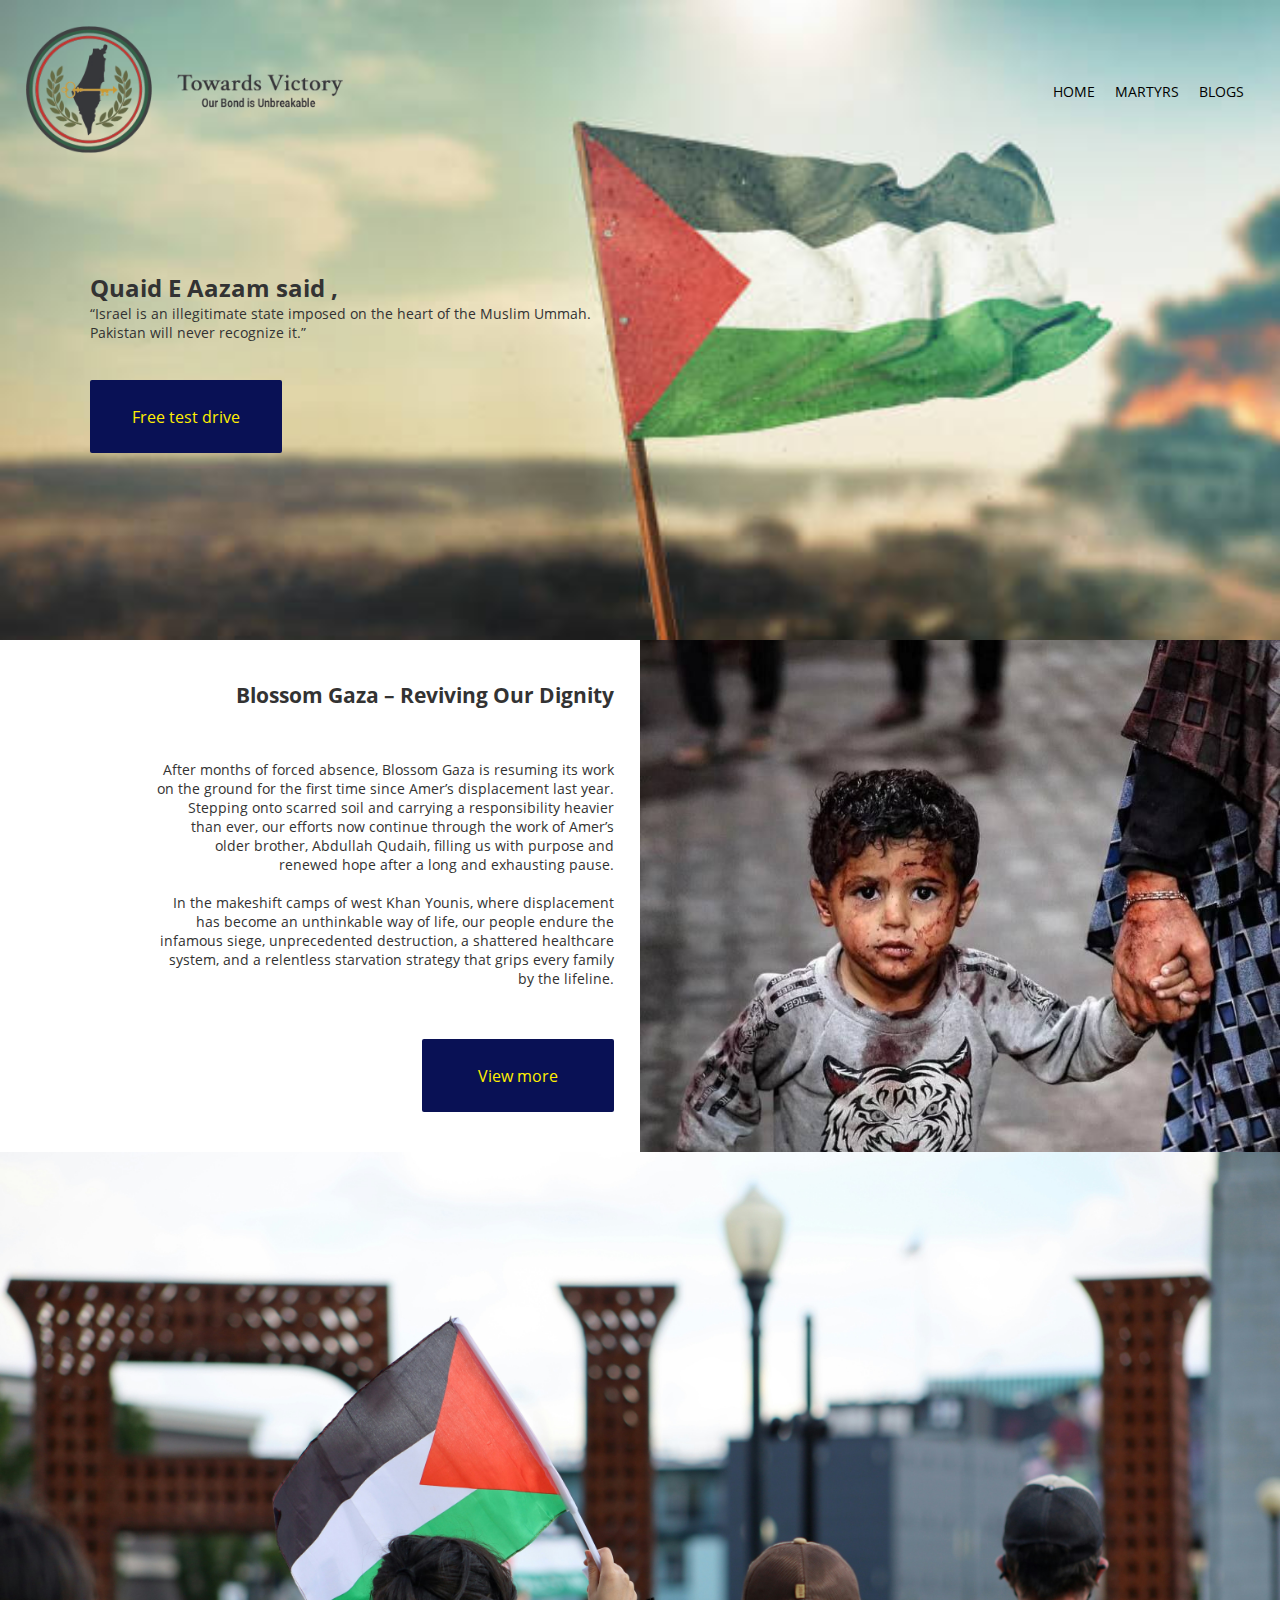
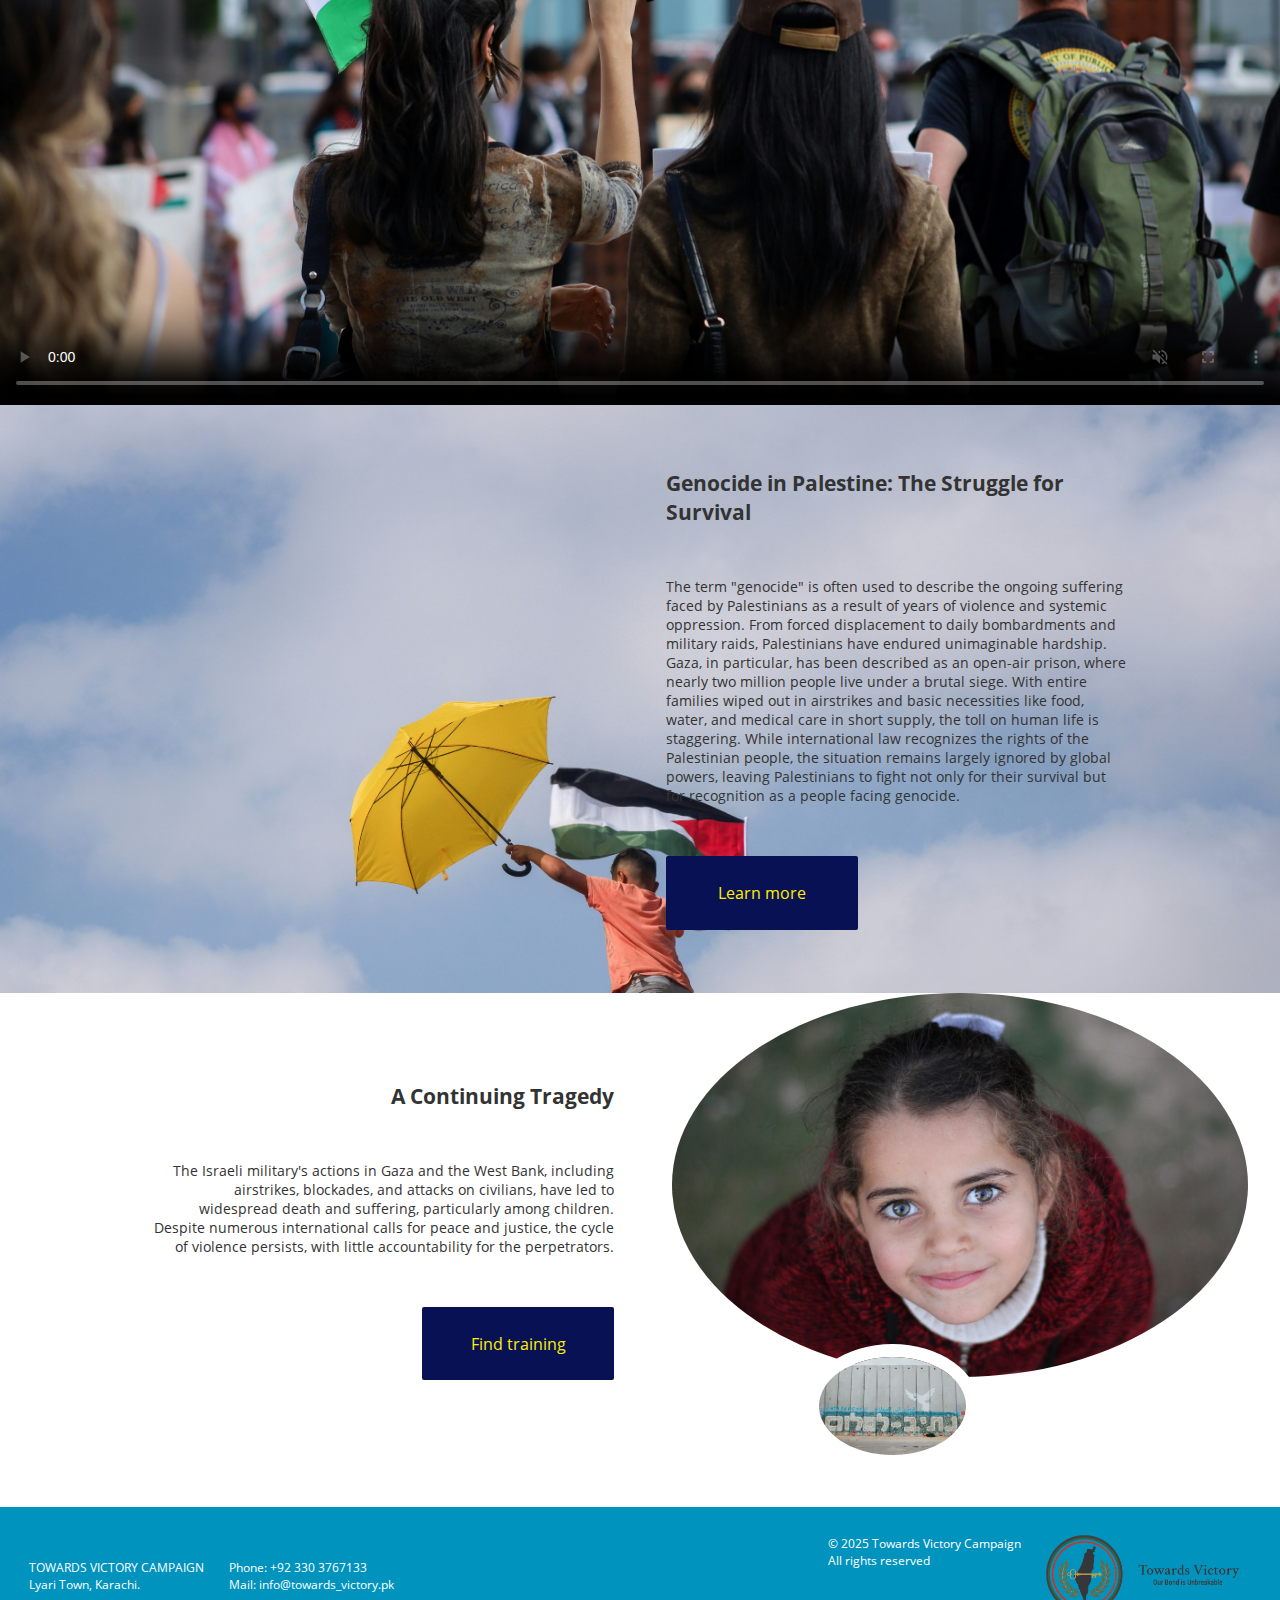
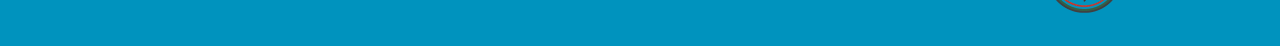
<file: index.html>
<!DOCTYPE html>
<html lang="en">

<head>

    <meta charset="UTF-8" />
    <meta http-equiv="X-UA-Compatible" content="IE=edge" />
    <meta name="viewport" content="width=device-width, initial-scale=1.0" />
    <link rel="stylesheet" href="css/form.css" />
    <title>Towards Victory</title>

</head>

<body id="index_page">

  <header>

      <nav>

        <a href="form.html">
          <img src="assets/images/1.png" alt="logo" class="header_logo" />
        </a>

        <ul class="navbar">
          <li><a href="index.html">HOME</a></li>
          <li><a href="https://freedom4palestine.org/" target="blank">MARTYRS</a></li>
          <li><a href="https://www.amnesty.org/en/location/middle-east-and-north-africa/middle-east/palestine-state-of/report-palestine-state-of/" target="blank">BLOGS</a></li>
        </ul>
        
      </nav>

      <div class="header_wrapper">

        <div class="header_text">

          <h1>Quaid E Aazam said ,</h1>
          <p>
            “Israel is an illegitimate state imposed on the heart of the Muslim Ummah.
          </br>
            Pakistan will never recognize it.”
          </p>
          <a href="form.html" class="btn">Free test drive</a>

        </div>
        <div class="header_empty"></div>

      </div>
      <div class="header_empty"></div>

  </header>

  <main>

    <div class="header_wrapper_mobile">

      <div class="header_text_mobile">

        <h1>FROM THE RIVER TO THE SEA, PALESTINE WILL BE FREE</h1>
        <p>The land between the Jordan River and the Mediterranean Sea, emphasizing the desire for Palestinian sovereignty and self-determination in this entire region.</p>
        <a href="form.html" class="btn">Go Through</a>
        
      </div>

    </div>

    <section id="outstanding">

      <div class="outstanding_text">

        <h2>Blossom Gaza – Reviving Our Dignity</h2>
        <p>
          After months of forced absence, Blossom Gaza is resuming its work on the ground for the first time since Amer’s 
          displacement last year. Stepping onto scarred soil and carrying a responsibility heavier than ever, our efforts now 
          continue through the work of Amer’s older brother, Abdullah Qudaih, filling us with purpose and renewed hope after a 
          long and exhausting pause.
          </br>
          </br>
          In the makeshift camps of west Khan Younis, where displacement has become an unthinkable 
          way of life, our people endure the infamous siege, unprecedented destruction, a shattered healthcare system, and a 
          relentless starvation strategy that grips every family by the lifeline.
        </p>
        <a href="https://gazamartyrs.org/" class="btn" target="blank">View more</a>

      </div>

      <div class="outstanding_empty"></div>
    </section>

    <section id="video">

      <video id="video-bg" preload="none" autoplay="true" muted="true" loop="true" controls playsinline poster="assets/images/2.jpg" > 
        <source data-src="assets/video/Gaza Genocide 2040 - Learn Turkish Online (1080p, h264).mp4" type="video/mp4">
      </video>

    </section>

    <section id="moving">

      <div class="moving_empty"></div>
      
      <div class="moving_text">

        <h2>Genocide in Palestine: The Struggle for Survival</h2>
        <p>
          The term "genocide" is often used to describe the ongoing suffering faced by Palestinians as a result of years of 
          violence and systemic oppression. From forced displacement to daily bombardments and military raids, Palestinians have 
          endured unimaginable hardship. Gaza, in particular, has been described as an open-air prison, where nearly two million 
          people live under a brutal siege. With entire families wiped out in airstrikes and basic necessities like food, water, 
          and medical care in short supply, the toll on human life is staggering. While international law recognizes the rights 
          of the Palestinian people, the situation remains largely ignored by global powers, leaving Palestinians to fight not 
          only for their survival but for recognition as a people facing genocide.
        </p>
        <a href="https://www.aljazeera.com/news/2025/9/1/israel-committing-genocide-in-gaza-scholars-group-says" class="btn" target="blank">Learn more</a>

      </div>

    </section>

    <section id="group-training">

      <div class="group-training_text">

        <h2>A Continuing Tragedy</h2>
        <p>
          The Israeli military's actions in Gaza and the West Bank, including airstrikes, blockades, and attacks on civilians, 
          have led to widespread death and suffering, particularly among children. Despite numerous international calls for peace 
          and justice, the cycle of violence persists, with little accountability for the perpetrators.
        </p>
        <a href="https://palestinecampaign.org/" class="btn" target="blank">Find training</a>

      </div>

      <div class="group-training_empty">

        <div class="image1">
          
          <img src="assets/images/13.jpg" />

        </div>

        <div class="image2">

          <img src="assets/images/11.jpg" />

        </div>

      </div>

    </section>

  </main>

  <footer>

    <article>

      <div>

        <p class="upper">Towards Victory Campaign</p>
        <p>Lyari Town, Karachi.</p>

      </div>

      <div>

        <p>Phone: +92 330 3767133</p>
        <p>Mail: info@towards_victory.pk</p>

      </div>

    </article>

    <article>

      <div>

        <p>&copy; 2025 Towards Victory Campaign</p>
        <p>All rights reserved</p>

      </div>

      <div>

        <img src="assets/images/1.png" alt="logo" />

      </div>

    </article>

  </footer>

  <script src="js/lazy.js" ></script>
  <script src="js/script.js"></script>

</body>

</html>
</file>
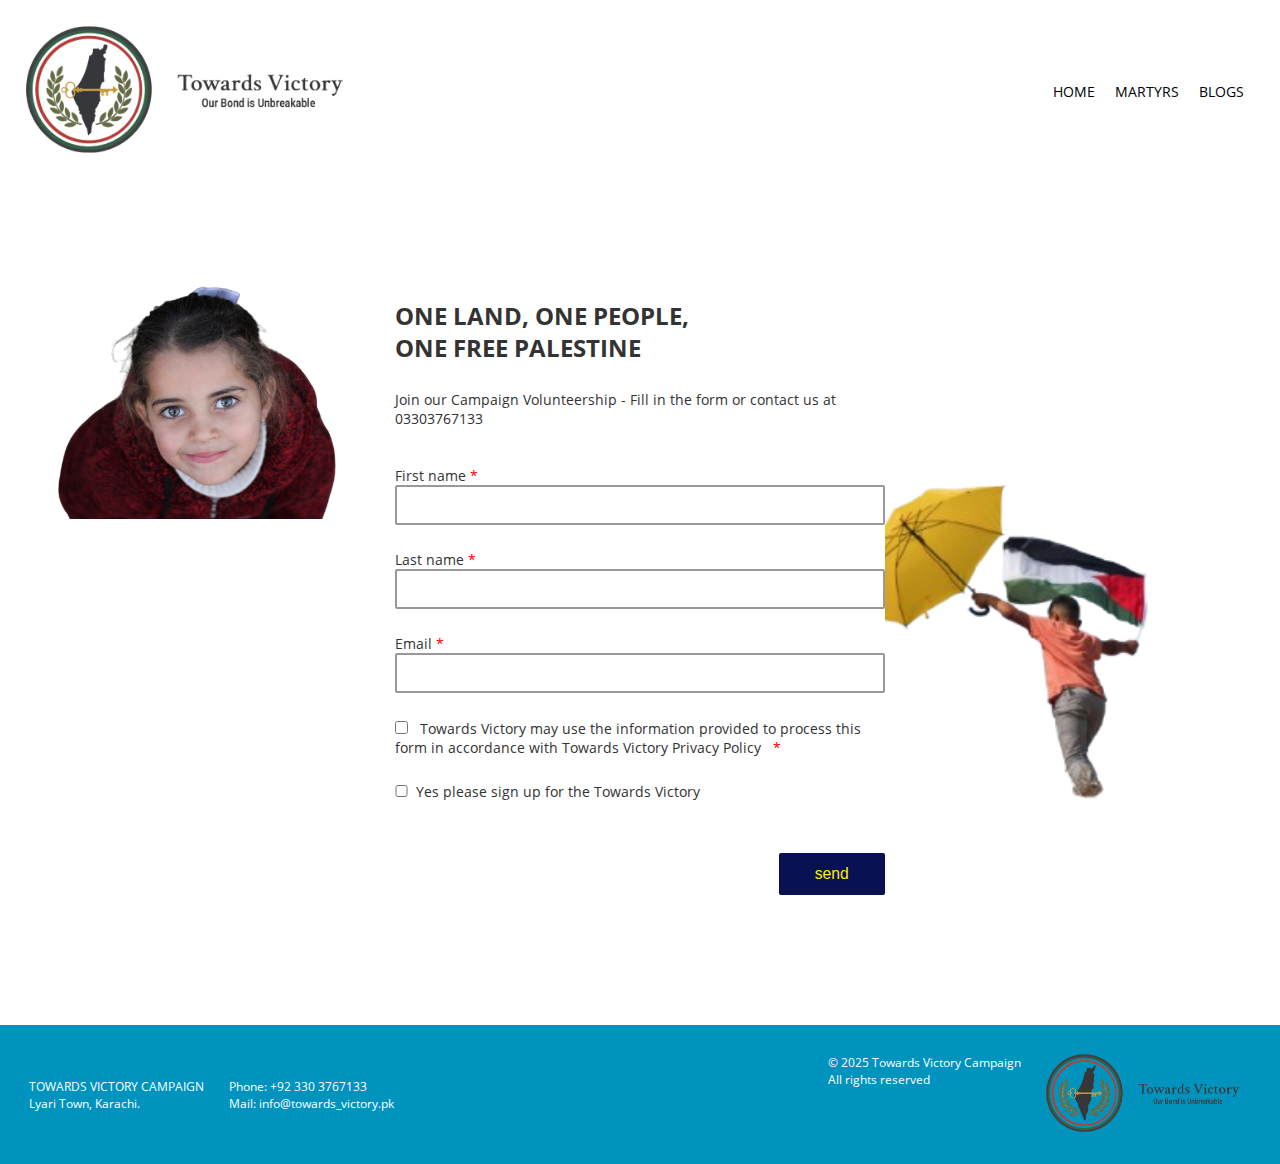
<file: form.html>
<!DOCTYPE html>
<html lang="en">

  <head>

    <meta charset="UTF-8" />
    <meta http-equiv="X-UA-Compatible" content="IE=edge" />
    <meta name="viewport" content="width=device-width, initial-scale=1.0" />
    <link rel="stylesheet" href="css/form.css" />
    <title>Join Our Volunteership</title>

  </head>

  <body id="form_page">

    <header>

      <nav>

        <a href="form.html">
          <img src="assets/images/1.png" alt="logo" class="header_logo" />
        </a>

        <ul class="navbar">

          <li><a href="index.html">HOME</a></li>
          <li><a href="https://freedom4palestine.org/" target="blank">MARTYRS</a></li>
          <li><a href="https://www.amnesty.org/en/location/middle-east-and-north-africa/middle-east/palestine-state-of/report-palestine-state-of/" target="blank">BLOGS</a></li>

        </ul>

      </nav>

    </header>

    <main>

      <div class="pic_left">
      </div>

      <div class="form">

        <h1>
          One Land, One People,
          <br />
          One Free Palestine
        </h1>

        <p>
          Join our Campaign Volunteership - Fill in the form or contact us at 03303767133
        </p>

        <form name="test-drive" method="POST" data-netlify="true">

          <label>

            First name <span class="red">*</span>
            <input type="text" required  placeholder=" "/>

          </label>

          <label>

            Last name <span class="red">*</span>
            <input type="text" required  placeholder=" "/>

          </label>

          <label>

            Email <span class="red">*</span>
            <input
              type="email"
              required placeholder=" "/>
          </label>

          <div class="check" >

            <input type="checkbox" name="info_use" id="info_use" required/> <label for="info_use">&nbsp; Towards Victory may use the information provided to process this form in accordance with Towards Victory Privacy Policy &nbsp; <span class="red">*</span> </label>

          </div>

          <div class="check" >

            <input type="checkbox" name="signup" id="signup" /><label for="signup">&nbsp; Yes please sign up for the Towards Victory</label>

          </div>

          <button class="btn">send</button>

        </form>

      </div>

      <div class="pic_right">
      </div>

    </main>

    <footer>

    <article>

      <div>

        <p class="upper">Towards Victory Campaign</p>
        <p>Lyari Town, Karachi.</p>

      </div>

      <div>

        <p>Phone: +92 330 3767133</p>
        <p>Mail: info@towards_victory.pk</p>

      </div>

    </article>

    <article>

      <div>

        <p>&copy; 2025 Towards Victory Campaign</p>
        <p>All rights reserved</p>

      </div>

      <div>

        <img src="assets/images/1.png" alt="logo" />

      </div>

    </article>

    </footer>

  </body>

</html>
</file>
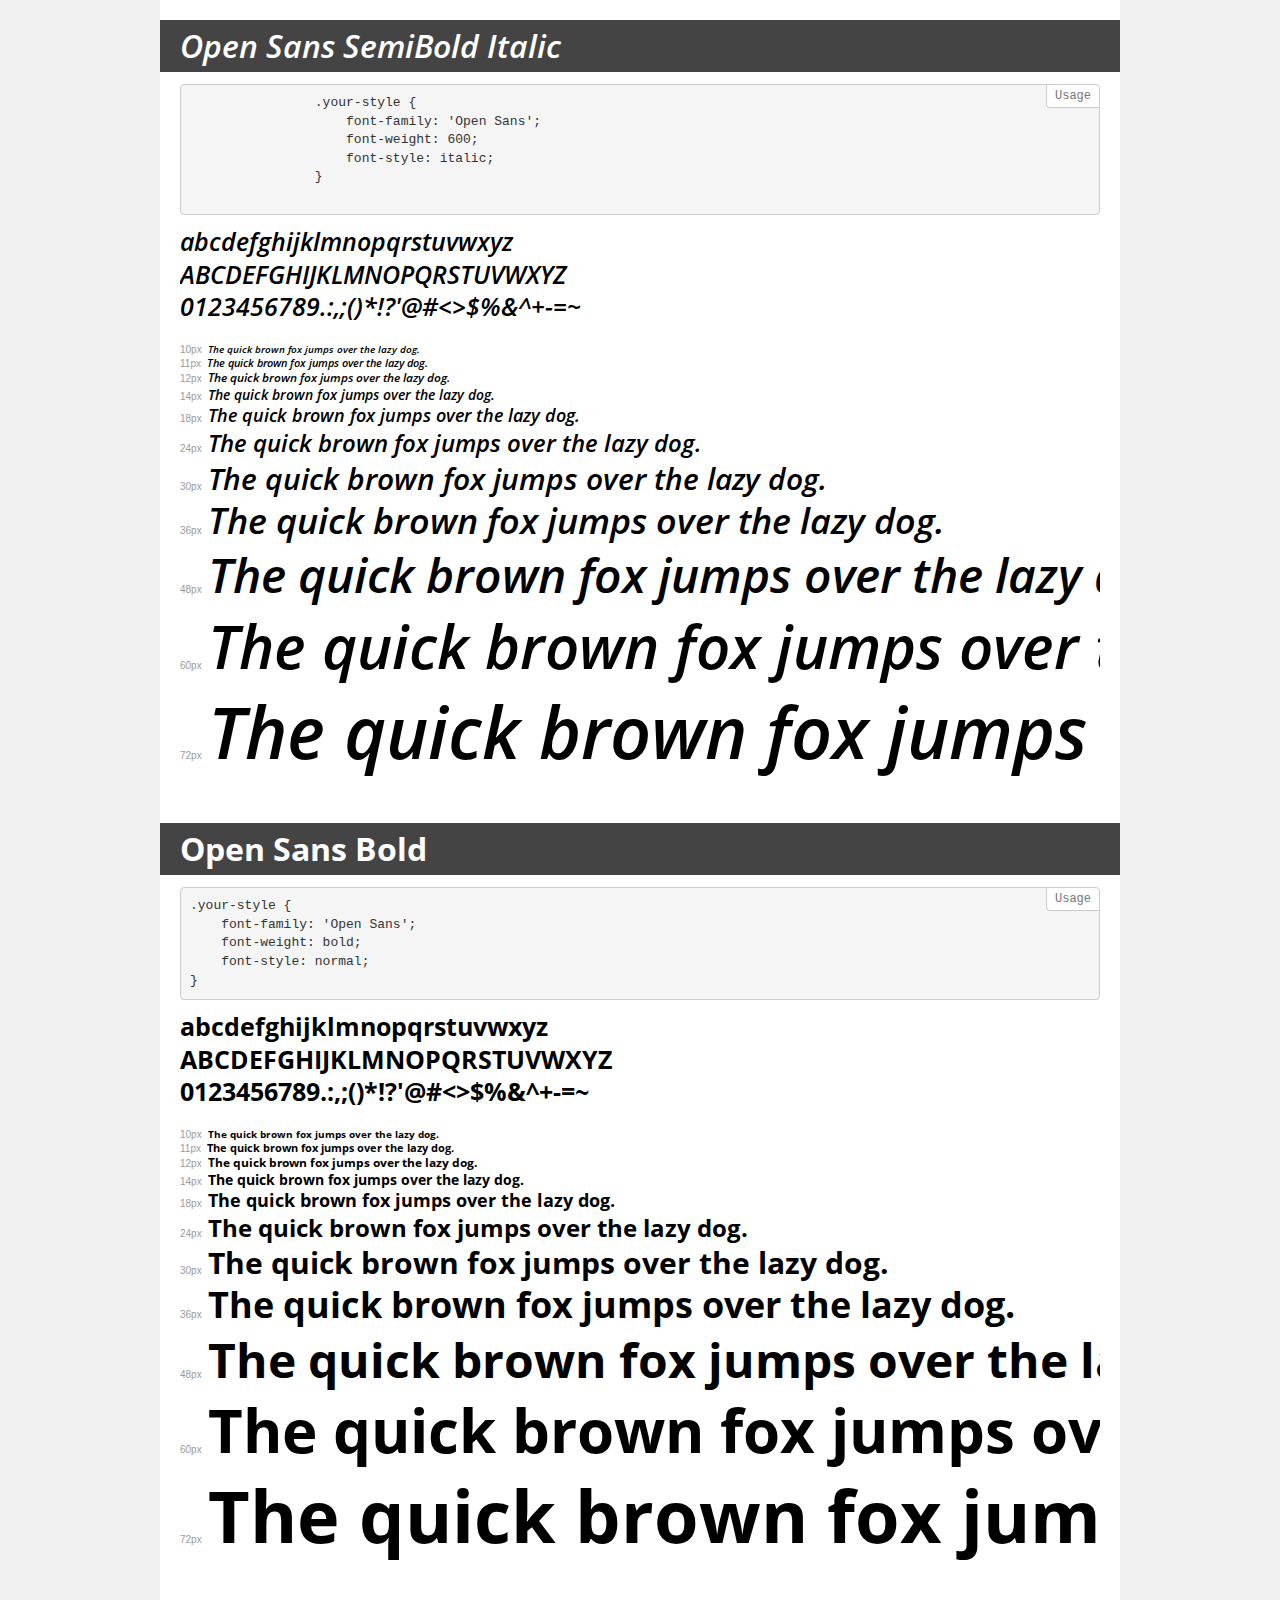
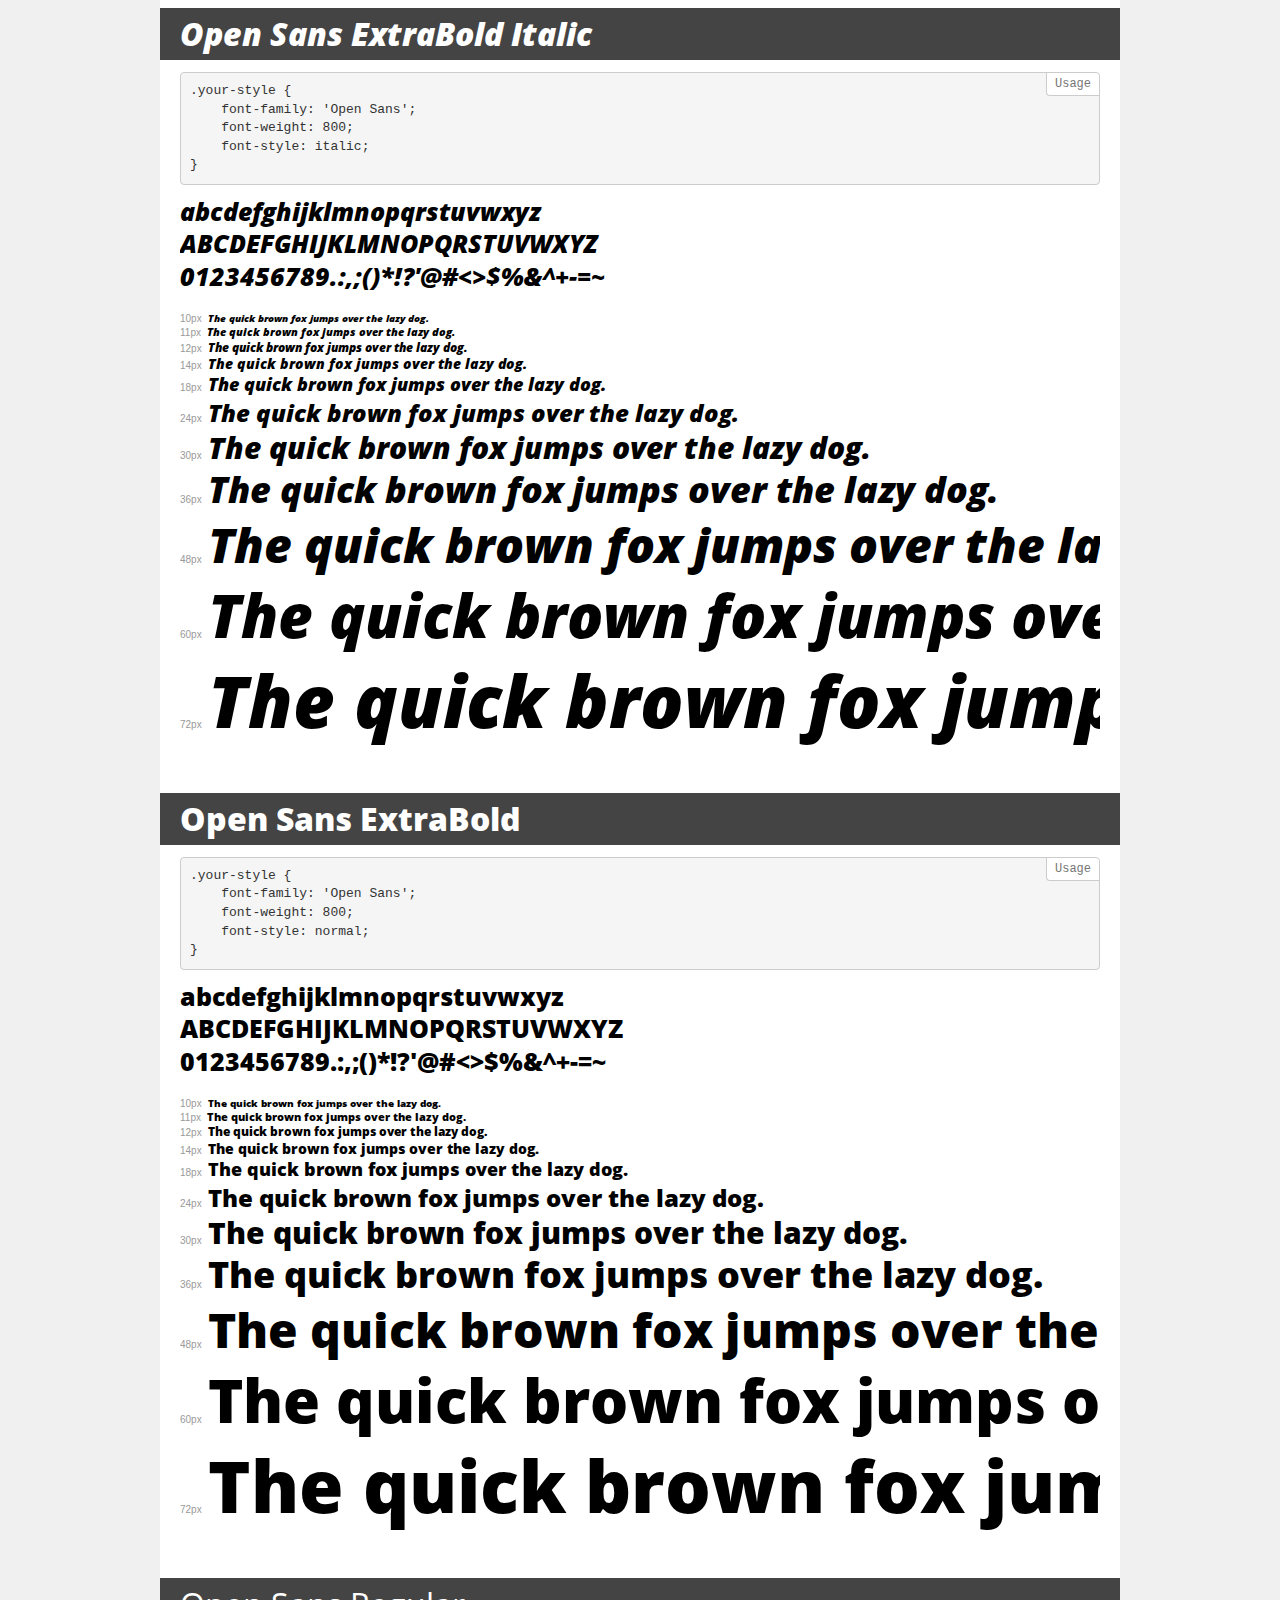
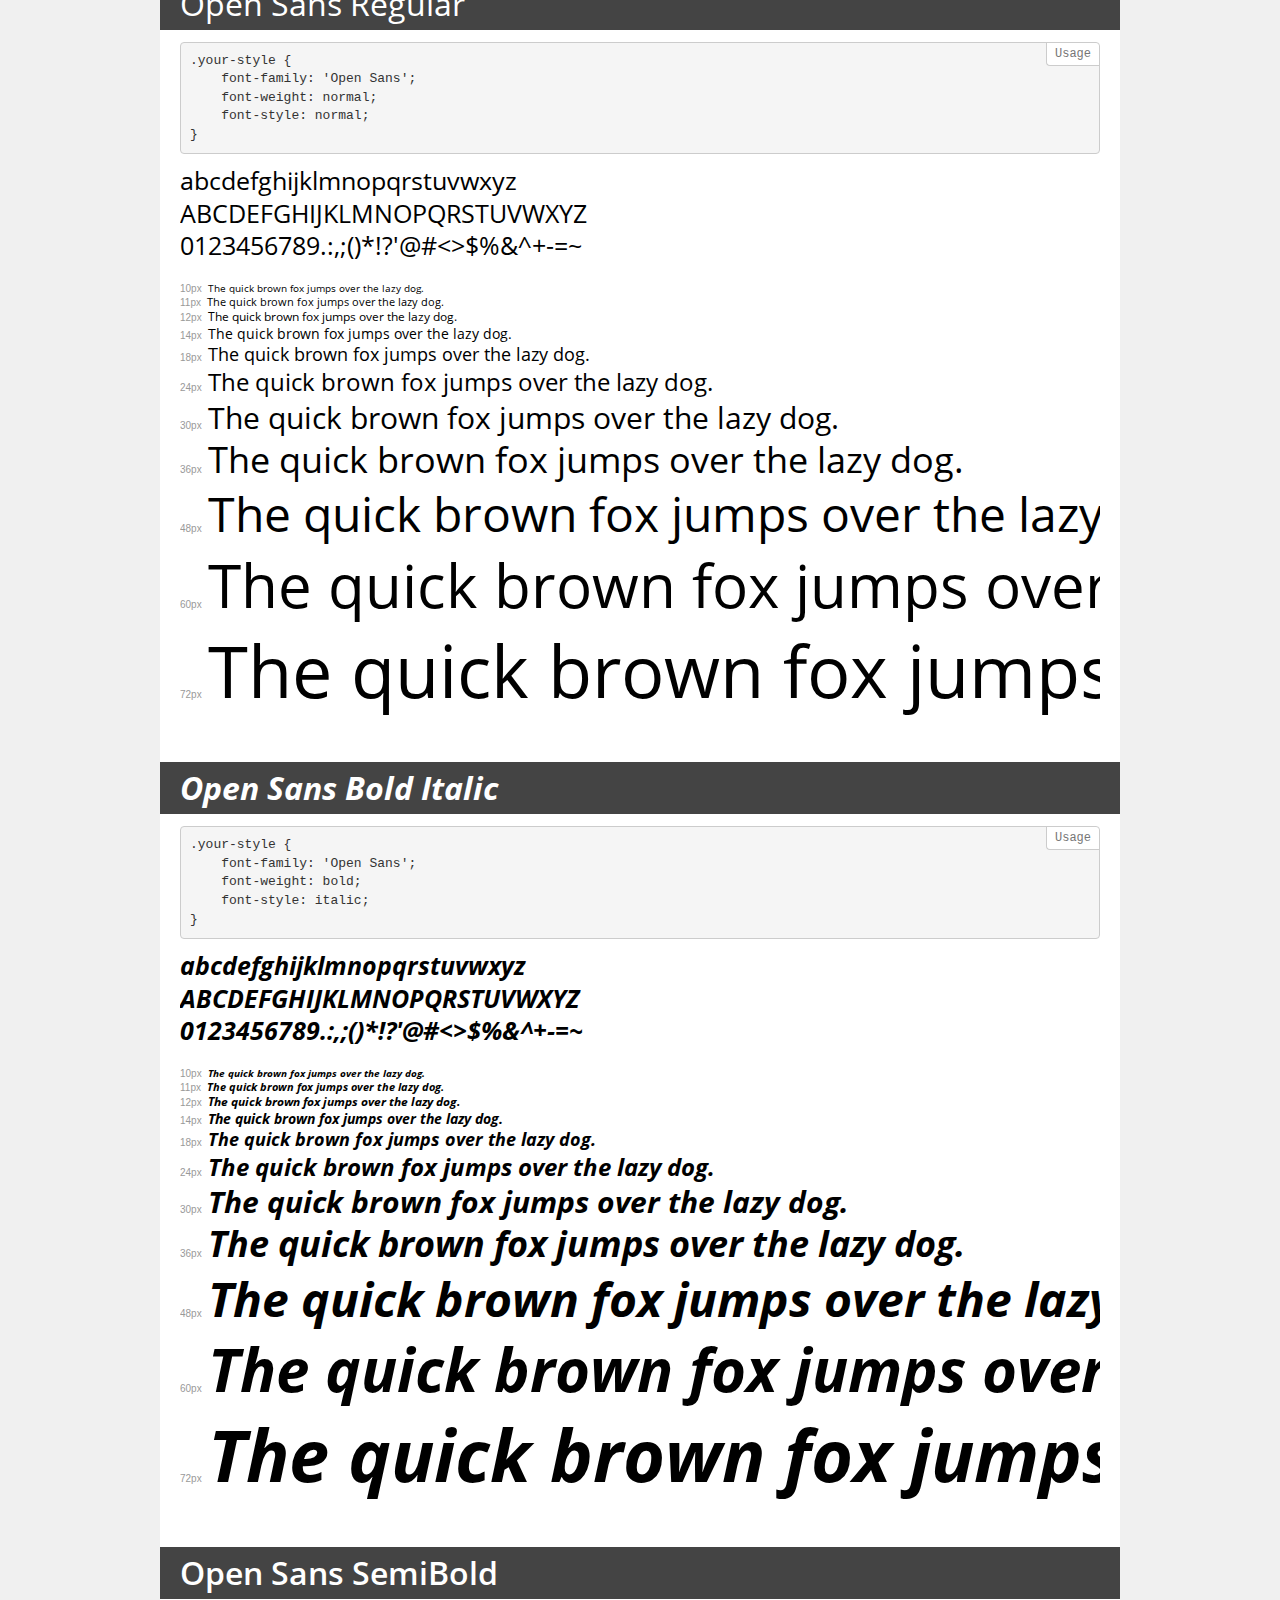
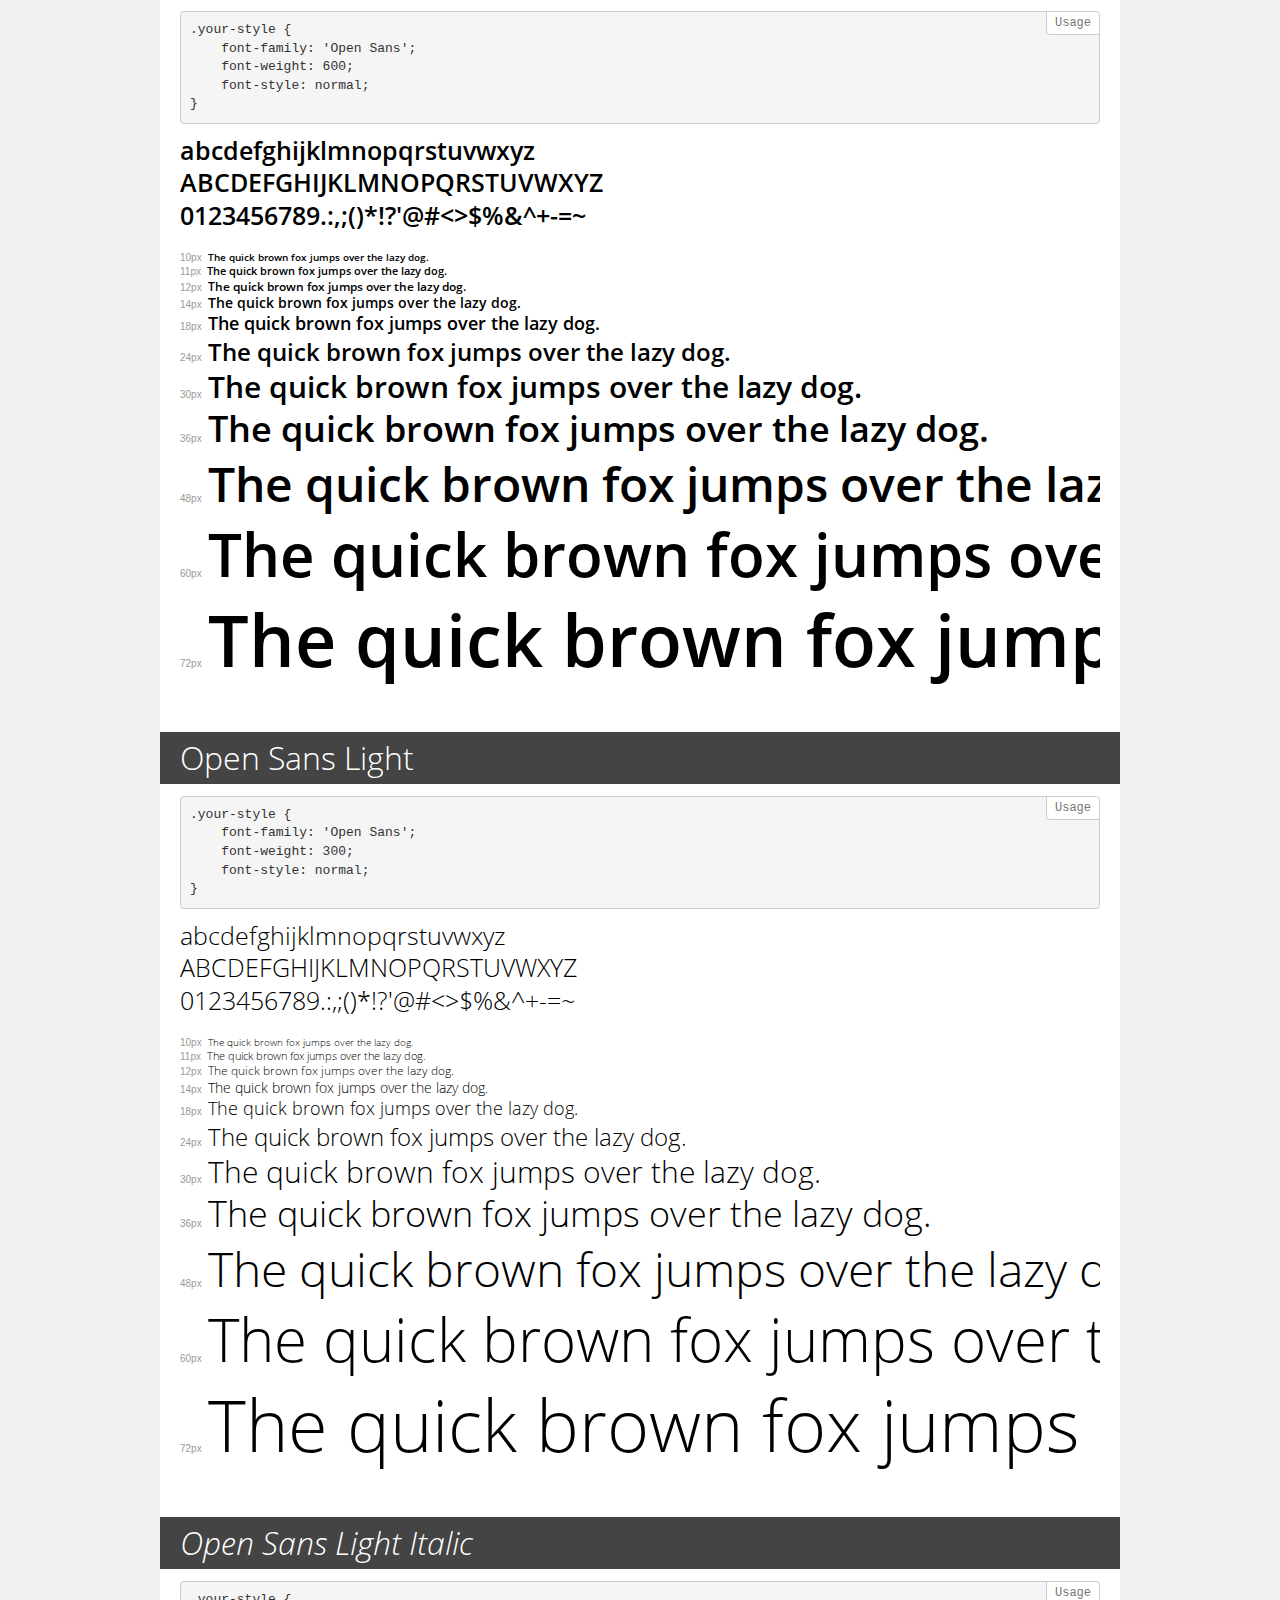
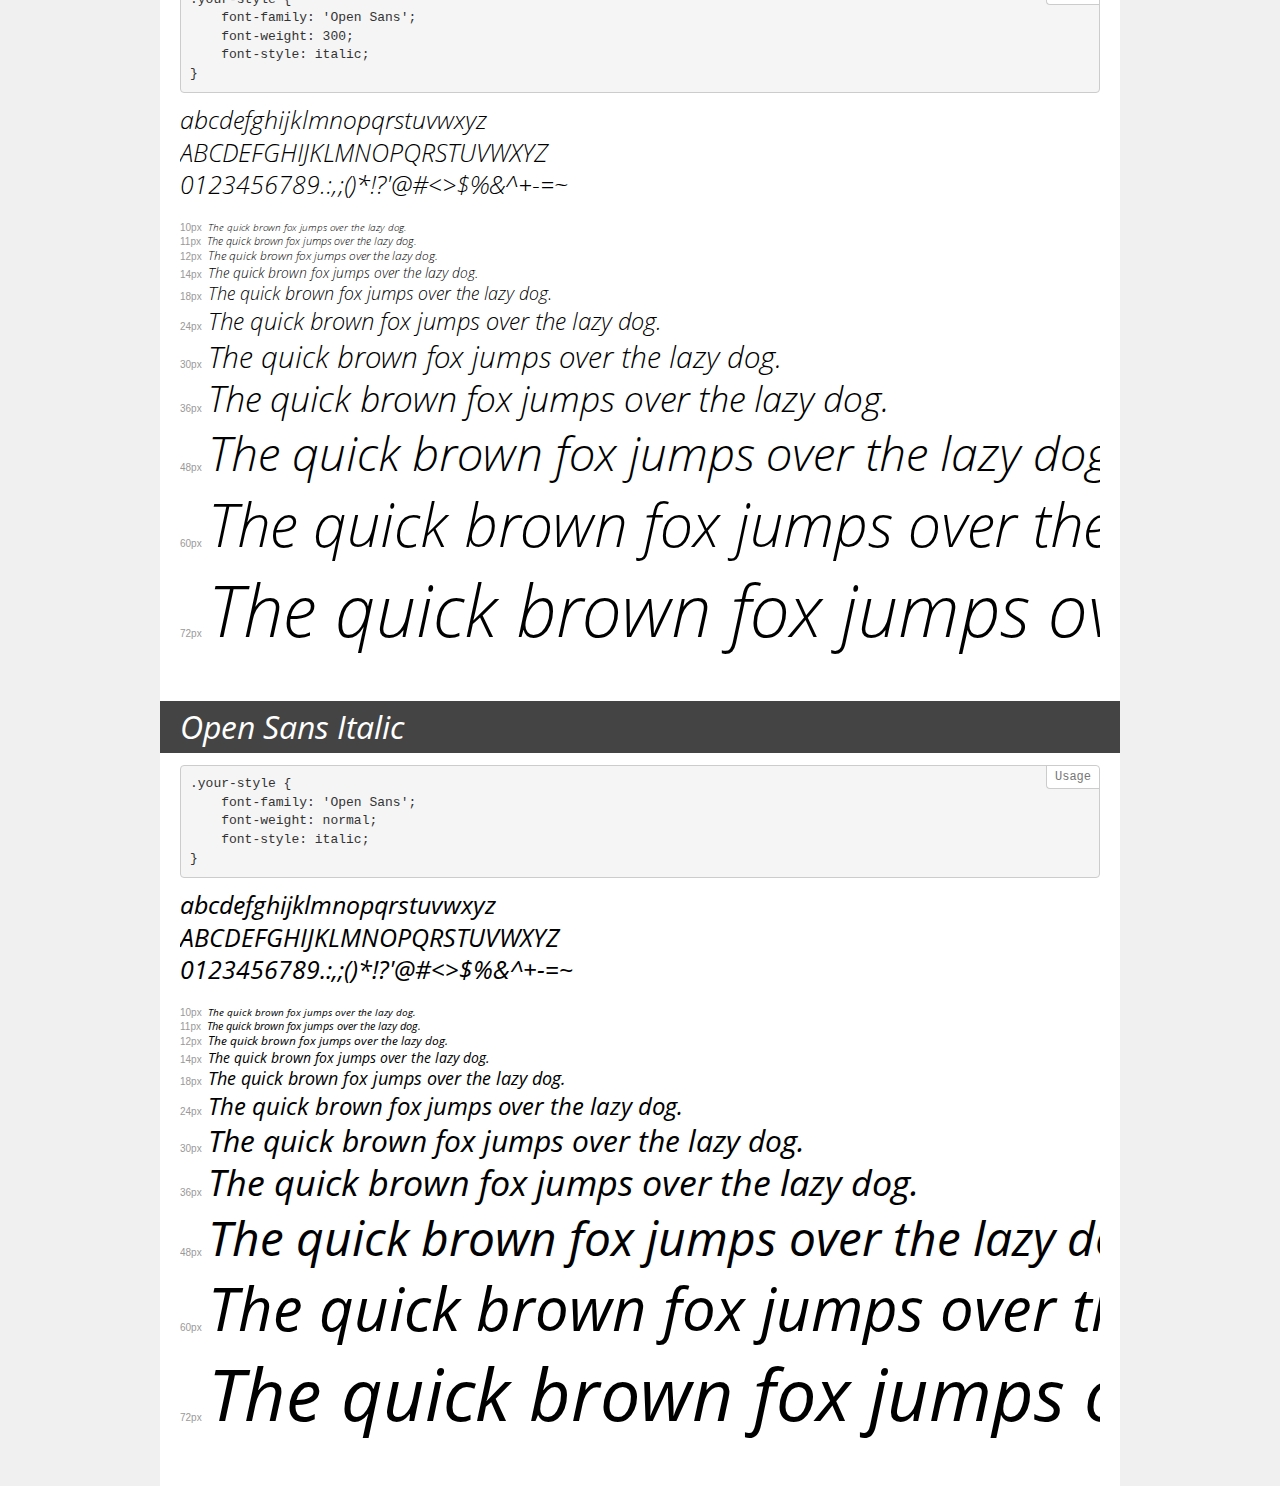
<file: assets/font/open_sans/demo.html>
<!DOCTYPE html>
<html lang="en">
<head>

    <meta charset="utf-8">
    <meta http-equiv="X-UA-Compatible" content="IE=edge">
    <meta name="viewport" content="width=device-width, initial-scale=1">
    <meta name="robots" content="noindex, noarchive">
    <meta name="format-detection" content="telephone=no">
    <title>Transfonter demo</title>
    <link href="stylesheet.css" rel="stylesheet">

    <style>

        html, body, div, span, applet, object, iframe, h1, h2, h3, h4, h5, h6, p, blockquote, pre, a, abbr, acronym, address, big,
        cite, code, del, dfn, em, img, ins, kbd, q, s, samp, small, strike, strong, sub, sup, tt, var, b, u, i, center, dl, dt, dd,
        ol, ul, li, fieldset, form, label, legend, table, caption, tbody, tfoot, thead, tr, th, td, article, aside, canvas, details,
        embed, figure, figcaption, footer, header, hgroup, menu, nav, output, ruby, section, summary, time, mark, audio, video {
            margin: 0;
            padding: 0;
            border: 0;
            font-size: 100%;
            font: inherit;
            vertical-align: baseline;
        }

        article, aside, details, figcaption, figure, footer, header, hgroup, menu, nav, section {
            display: block;
        }

        body {
            line-height: 1;
        }

        ol, ul {
            list-style: none;
        }

        blockquote, q {
            quotes: none;
        }

        blockquote:before, blockquote:after, q:before, q:after {
            content: '';
            content: none;
        }

        table {
            border-collapse: collapse;
            border-spacing: 0;
        }

        /* demo styles */

        body {
            background: #f0f0f0;
            color: #000;
        }
        
        .page {
            background: #fff;
            width: 920px;
            margin: 0 auto;
            padding: 20px 20px 0 20px;
            overflow: hidden;
        }
        
        .font-container {
            overflow-x: auto;
            overflow-y: hidden;
            margin-bottom: 40px;
            line-height: 1.3;
            white-space: nowrap;
            padding-bottom: 5px;
        }

        h1 {
            position: relative;
            background: #444;
            font-size: 32px;
            color: #fff;
            padding: 10px 20px;
            margin: 0 -20px 12px -20px;
        }

        .letters {
            font-size: 25px;
            margin-bottom: 20px;
        }

        .s10:before {
            content: '10px';
        }

        .s11:before {
            content: '11px';
        }

        .s12:before {
            content: '12px';
        }
        
        .s14:before {
            content: '14px';
        }

        .s18:before {
            content: '18px';
        }

        .s24:before {
            content: '24px';
        }

        .s30:before {
            content: '30px';
        }

        .s36:before {
            content: '36px';
        }

        .s48:before {
            content: '48px';
        }

        .s60:before {
            content: '60px';
        }

        .s72:before {
            content: '72px';
        }

        .s10:before, .s11:before, .s12:before, .s14:before, .s18:before, .s24:before, .s30:before, .s36:before, .s48:before,
        .s60:before, .s72:before {
            font-family: Arial, sans-serif;
            font-size: 10px;
            font-weight: normal;
            font-style: normal;
            color: #999;
            padding-right: 6px;
        }

        pre {
            display: block;
            position: relative;
            padding: 9px;
            margin: 0 0 10px;
            font-family: Monaco, Menlo, Consolas, "Courier New", monospace;
            font-size: 13px;
            line-height: 1.428571429;
            color: #333;
            font-weight: normal;
            font-style: normal;
            background-color: #f5f5f5;
            border: 1px solid #ccc;
            overflow-x: auto;
            border-radius: 4px;
        }

        pre:after {
            display: block;
            position: absolute;
            right: 0;
            top: 0;
            content: 'Usage';
            line-height: 1;
            padding: 5px 8px;
            font-size: 12px;
            color: #767676;
            background-color: #fff;
            border: 1px solid #ccc;
            border-right: none;
            border-top: none;
            border-radius: 0 4px 0 4px;
            z-index: 10;
        }

        /* responsive */

        @media (max-width: 959px) {
            .page {
                width: auto;
                margin: 0;
            }
        }

    </style>

</head>

<body>

    <div class="page">
        <div class="demo">
            <h1 style="font-family: 'Open Sans'; font-weight: 600; font-style: italic;">Open Sans SemiBold Italic</h1>
            <pre>
                .your-style {
                    font-family: 'Open Sans';
                    font-weight: 600;
                    font-style: italic;
                }
            </pre>
        
            <div class="font-container" style="font-family: 'Open Sans'; font-weight: 600; font-style: italic;">
            <p class="letters">
                abcdefghijklmnopqrstuvwxyz
                <br>
                ABCDEFGHIJKLMNOPQRSTUVWXYZ
                <br>
                0123456789.:,;()*!?'@#<>$%&^+-=~
            </p>
            <p class="s10" style="font-size: 10px;">The quick brown fox jumps over the lazy dog.</p>
            <p class="s11" style="font-size: 11px;">The quick brown fox jumps over the lazy dog.</p>
            <p class="s12" style="font-size: 12px;">The quick brown fox jumps over the lazy dog.</p>
            <p class="s14" style="font-size: 14px;">The quick brown fox jumps over the lazy dog.</p>
            <p class="s18" style="font-size: 18px;">The quick brown fox jumps over the lazy dog.</p>
            <p class="s24" style="font-size: 24px;">The quick brown fox jumps over the lazy dog.</p>
            <p class="s30" style="font-size: 30px;">The quick brown fox jumps over the lazy dog.</p>
            <p class="s36" style="font-size: 36px;">The quick brown fox jumps over the lazy dog.</p>
            <p class="s48" style="font-size: 48px;">The quick brown fox jumps over the lazy dog.</p>
            <p class="s60" style="font-size: 60px;">The quick brown fox jumps over the lazy dog.</p>
            <p class="s72" style="font-size: 72px;">The quick brown fox jumps over the lazy dog.</p>
            </div>
    </div>
    <div class="demo">
        <h1 style="font-family: 'Open Sans'; font-weight: bold; font-style: normal;">Open Sans Bold</h1>
        <pre>.your-style {
    font-family: 'Open Sans';
    font-weight: bold;
    font-style: normal;
}</pre>
        <div class="font-container" style="font-family: 'Open Sans'; font-weight: bold; font-style: normal;">
            <p class="letters">
                abcdefghijklmnopqrstuvwxyz<br>
ABCDEFGHIJKLMNOPQRSTUVWXYZ<br>
                0123456789.:,;()*!?'@#<>$%&^+-=~
            </p>
            <p class="s10" style="font-size: 10px;">The quick brown fox jumps over the lazy dog.</p>
            <p class="s11" style="font-size: 11px;">The quick brown fox jumps over the lazy dog.</p>
            <p class="s12" style="font-size: 12px;">The quick brown fox jumps over the lazy dog.</p>
            <p class="s14" style="font-size: 14px;">The quick brown fox jumps over the lazy dog.</p>
            <p class="s18" style="font-size: 18px;">The quick brown fox jumps over the lazy dog.</p>
            <p class="s24" style="font-size: 24px;">The quick brown fox jumps over the lazy dog.</p>
            <p class="s30" style="font-size: 30px;">The quick brown fox jumps over the lazy dog.</p>
            <p class="s36" style="font-size: 36px;">The quick brown fox jumps over the lazy dog.</p>
            <p class="s48" style="font-size: 48px;">The quick brown fox jumps over the lazy dog.</p>
            <p class="s60" style="font-size: 60px;">The quick brown fox jumps over the lazy dog.</p>
            <p class="s72" style="font-size: 72px;">The quick brown fox jumps over the lazy dog.</p>
        </div>
    </div>
    <div class="demo">
        <h1 style="font-family: 'Open Sans'; font-weight: 800; font-style: italic;">Open Sans ExtraBold Italic</h1>
        <pre>.your-style {
    font-family: 'Open Sans';
    font-weight: 800;
    font-style: italic;
}</pre>
        <div class="font-container" style="font-family: 'Open Sans'; font-weight: 800; font-style: italic;">
            <p class="letters">
                abcdefghijklmnopqrstuvwxyz<br>
ABCDEFGHIJKLMNOPQRSTUVWXYZ<br>
                0123456789.:,;()*!?'@#<>$%&^+-=~
            </p>
            <p class="s10" style="font-size: 10px;">The quick brown fox jumps over the lazy dog.</p>
            <p class="s11" style="font-size: 11px;">The quick brown fox jumps over the lazy dog.</p>
            <p class="s12" style="font-size: 12px;">The quick brown fox jumps over the lazy dog.</p>
            <p class="s14" style="font-size: 14px;">The quick brown fox jumps over the lazy dog.</p>
            <p class="s18" style="font-size: 18px;">The quick brown fox jumps over the lazy dog.</p>
            <p class="s24" style="font-size: 24px;">The quick brown fox jumps over the lazy dog.</p>
            <p class="s30" style="font-size: 30px;">The quick brown fox jumps over the lazy dog.</p>
            <p class="s36" style="font-size: 36px;">The quick brown fox jumps over the lazy dog.</p>
            <p class="s48" style="font-size: 48px;">The quick brown fox jumps over the lazy dog.</p>
            <p class="s60" style="font-size: 60px;">The quick brown fox jumps over the lazy dog.</p>
            <p class="s72" style="font-size: 72px;">The quick brown fox jumps over the lazy dog.</p>
        </div>
    </div>
    <div class="demo">
        <h1 style="font-family: 'Open Sans'; font-weight: 800; font-style: normal;">Open Sans ExtraBold</h1>
        <pre>.your-style {
    font-family: 'Open Sans';
    font-weight: 800;
    font-style: normal;
}</pre>
        <div class="font-container" style="font-family: 'Open Sans'; font-weight: 800; font-style: normal;">
            <p class="letters">
                abcdefghijklmnopqrstuvwxyz<br>
ABCDEFGHIJKLMNOPQRSTUVWXYZ<br>
                0123456789.:,;()*!?'@#<>$%&^+-=~
            </p>
            <p class="s10" style="font-size: 10px;">The quick brown fox jumps over the lazy dog.</p>
            <p class="s11" style="font-size: 11px;">The quick brown fox jumps over the lazy dog.</p>
            <p class="s12" style="font-size: 12px;">The quick brown fox jumps over the lazy dog.</p>
            <p class="s14" style="font-size: 14px;">The quick brown fox jumps over the lazy dog.</p>
            <p class="s18" style="font-size: 18px;">The quick brown fox jumps over the lazy dog.</p>
            <p class="s24" style="font-size: 24px;">The quick brown fox jumps over the lazy dog.</p>
            <p class="s30" style="font-size: 30px;">The quick brown fox jumps over the lazy dog.</p>
            <p class="s36" style="font-size: 36px;">The quick brown fox jumps over the lazy dog.</p>
            <p class="s48" style="font-size: 48px;">The quick brown fox jumps over the lazy dog.</p>
            <p class="s60" style="font-size: 60px;">The quick brown fox jumps over the lazy dog.</p>
            <p class="s72" style="font-size: 72px;">The quick brown fox jumps over the lazy dog.</p>
        </div>
    </div>
    <div class="demo">
        <h1 style="font-family: 'Open Sans'; font-weight: normal; font-style: normal;">Open Sans Regular</h1>
        <pre>.your-style {
    font-family: 'Open Sans';
    font-weight: normal;
    font-style: normal;
}</pre>
        <div class="font-container" style="font-family: 'Open Sans'; font-weight: normal; font-style: normal;">
            <p class="letters">
                abcdefghijklmnopqrstuvwxyz<br>
ABCDEFGHIJKLMNOPQRSTUVWXYZ<br>
                0123456789.:,;()*!?'@#<>$%&^+-=~
            </p>
            <p class="s10" style="font-size: 10px;">The quick brown fox jumps over the lazy dog.</p>
            <p class="s11" style="font-size: 11px;">The quick brown fox jumps over the lazy dog.</p>
            <p class="s12" style="font-size: 12px;">The quick brown fox jumps over the lazy dog.</p>
            <p class="s14" style="font-size: 14px;">The quick brown fox jumps over the lazy dog.</p>
            <p class="s18" style="font-size: 18px;">The quick brown fox jumps over the lazy dog.</p>
            <p class="s24" style="font-size: 24px;">The quick brown fox jumps over the lazy dog.</p>
            <p class="s30" style="font-size: 30px;">The quick brown fox jumps over the lazy dog.</p>
            <p class="s36" style="font-size: 36px;">The quick brown fox jumps over the lazy dog.</p>
            <p class="s48" style="font-size: 48px;">The quick brown fox jumps over the lazy dog.</p>
            <p class="s60" style="font-size: 60px;">The quick brown fox jumps over the lazy dog.</p>
            <p class="s72" style="font-size: 72px;">The quick brown fox jumps over the lazy dog.</p>
        </div>
    </div>
    <div class="demo">
        <h1 style="font-family: 'Open Sans'; font-weight: bold; font-style: italic;">Open Sans Bold Italic</h1>
        <pre>.your-style {
    font-family: 'Open Sans';
    font-weight: bold;
    font-style: italic;
}</pre>
        <div class="font-container" style="font-family: 'Open Sans'; font-weight: bold; font-style: italic;">
            <p class="letters">
                abcdefghijklmnopqrstuvwxyz<br>
ABCDEFGHIJKLMNOPQRSTUVWXYZ<br>
                0123456789.:,;()*!?'@#<>$%&^+-=~
            </p>
            <p class="s10" style="font-size: 10px;">The quick brown fox jumps over the lazy dog.</p>
            <p class="s11" style="font-size: 11px;">The quick brown fox jumps over the lazy dog.</p>
            <p class="s12" style="font-size: 12px;">The quick brown fox jumps over the lazy dog.</p>
            <p class="s14" style="font-size: 14px;">The quick brown fox jumps over the lazy dog.</p>
            <p class="s18" style="font-size: 18px;">The quick brown fox jumps over the lazy dog.</p>
            <p class="s24" style="font-size: 24px;">The quick brown fox jumps over the lazy dog.</p>
            <p class="s30" style="font-size: 30px;">The quick brown fox jumps over the lazy dog.</p>
            <p class="s36" style="font-size: 36px;">The quick brown fox jumps over the lazy dog.</p>
            <p class="s48" style="font-size: 48px;">The quick brown fox jumps over the lazy dog.</p>
            <p class="s60" style="font-size: 60px;">The quick brown fox jumps over the lazy dog.</p>
            <p class="s72" style="font-size: 72px;">The quick brown fox jumps over the lazy dog.</p>
        </div>
    </div>
    <div class="demo">
        <h1 style="font-family: 'Open Sans'; font-weight: 600; font-style: normal;">Open Sans SemiBold</h1>
        <pre>.your-style {
    font-family: 'Open Sans';
    font-weight: 600;
    font-style: normal;
}</pre>
        <div class="font-container" style="font-family: 'Open Sans'; font-weight: 600; font-style: normal;">
            <p class="letters">
                abcdefghijklmnopqrstuvwxyz<br>
ABCDEFGHIJKLMNOPQRSTUVWXYZ<br>
                0123456789.:,;()*!?'@#<>$%&^+-=~
            </p>
            <p class="s10" style="font-size: 10px;">The quick brown fox jumps over the lazy dog.</p>
            <p class="s11" style="font-size: 11px;">The quick brown fox jumps over the lazy dog.</p>
            <p class="s12" style="font-size: 12px;">The quick brown fox jumps over the lazy dog.</p>
            <p class="s14" style="font-size: 14px;">The quick brown fox jumps over the lazy dog.</p>
            <p class="s18" style="font-size: 18px;">The quick brown fox jumps over the lazy dog.</p>
            <p class="s24" style="font-size: 24px;">The quick brown fox jumps over the lazy dog.</p>
            <p class="s30" style="font-size: 30px;">The quick brown fox jumps over the lazy dog.</p>
            <p class="s36" style="font-size: 36px;">The quick brown fox jumps over the lazy dog.</p>
            <p class="s48" style="font-size: 48px;">The quick brown fox jumps over the lazy dog.</p>
            <p class="s60" style="font-size: 60px;">The quick brown fox jumps over the lazy dog.</p>
            <p class="s72" style="font-size: 72px;">The quick brown fox jumps over the lazy dog.</p>
        </div>
    </div>
    <div class="demo">
        <h1 style="font-family: 'Open Sans'; font-weight: 300; font-style: normal;">Open Sans Light</h1>
        <pre>.your-style {
    font-family: 'Open Sans';
    font-weight: 300;
    font-style: normal;
}</pre>
        <div class="font-container" style="font-family: 'Open Sans'; font-weight: 300; font-style: normal;">
            <p class="letters">
                abcdefghijklmnopqrstuvwxyz<br>
ABCDEFGHIJKLMNOPQRSTUVWXYZ<br>
                0123456789.:,;()*!?'@#<>$%&^+-=~
            </p>
            <p class="s10" style="font-size: 10px;">The quick brown fox jumps over the lazy dog.</p>
            <p class="s11" style="font-size: 11px;">The quick brown fox jumps over the lazy dog.</p>
            <p class="s12" style="font-size: 12px;">The quick brown fox jumps over the lazy dog.</p>
            <p class="s14" style="font-size: 14px;">The quick brown fox jumps over the lazy dog.</p>
            <p class="s18" style="font-size: 18px;">The quick brown fox jumps over the lazy dog.</p>
            <p class="s24" style="font-size: 24px;">The quick brown fox jumps over the lazy dog.</p>
            <p class="s30" style="font-size: 30px;">The quick brown fox jumps over the lazy dog.</p>
            <p class="s36" style="font-size: 36px;">The quick brown fox jumps over the lazy dog.</p>
            <p class="s48" style="font-size: 48px;">The quick brown fox jumps over the lazy dog.</p>
            <p class="s60" style="font-size: 60px;">The quick brown fox jumps over the lazy dog.</p>
            <p class="s72" style="font-size: 72px;">The quick brown fox jumps over the lazy dog.</p>
        </div>
    </div>
    <div class="demo">
        <h1 style="font-family: 'Open Sans'; font-weight: 300; font-style: italic;">Open Sans Light Italic</h1>
        <pre>.your-style {
    font-family: 'Open Sans';
    font-weight: 300;
    font-style: italic;
}</pre>
        <div class="font-container" style="font-family: 'Open Sans'; font-weight: 300; font-style: italic;">
            <p class="letters">
                abcdefghijklmnopqrstuvwxyz<br>
ABCDEFGHIJKLMNOPQRSTUVWXYZ<br>
                0123456789.:,;()*!?'@#<>$%&^+-=~
            </p>
            <p class="s10" style="font-size: 10px;">The quick brown fox jumps over the lazy dog.</p>
            <p class="s11" style="font-size: 11px;">The quick brown fox jumps over the lazy dog.</p>
            <p class="s12" style="font-size: 12px;">The quick brown fox jumps over the lazy dog.</p>
            <p class="s14" style="font-size: 14px;">The quick brown fox jumps over the lazy dog.</p>
            <p class="s18" style="font-size: 18px;">The quick brown fox jumps over the lazy dog.</p>
            <p class="s24" style="font-size: 24px;">The quick brown fox jumps over the lazy dog.</p>
            <p class="s30" style="font-size: 30px;">The quick brown fox jumps over the lazy dog.</p>
            <p class="s36" style="font-size: 36px;">The quick brown fox jumps over the lazy dog.</p>
            <p class="s48" style="font-size: 48px;">The quick brown fox jumps over the lazy dog.</p>
            <p class="s60" style="font-size: 60px;">The quick brown fox jumps over the lazy dog.</p>
            <p class="s72" style="font-size: 72px;">The quick brown fox jumps over the lazy dog.</p>
        </div>
    </div>
    <div class="demo">
        <h1 style="font-family: 'Open Sans'; font-weight: normal; font-style: italic;">Open Sans Italic</h1>
        <pre>.your-style {
    font-family: 'Open Sans';
    font-weight: normal;
    font-style: italic;
}</pre>
        <div class="font-container" style="font-family: 'Open Sans'; font-weight: normal; font-style: italic;">
            <p class="letters">
                abcdefghijklmnopqrstuvwxyz<br>
ABCDEFGHIJKLMNOPQRSTUVWXYZ<br>
                0123456789.:,;()*!?'@#<>$%&^+-=~
            </p>
            <p class="s10" style="font-size: 10px;">The quick brown fox jumps over the lazy dog.</p>
            <p class="s11" style="font-size: 11px;">The quick brown fox jumps over the lazy dog.</p>
            <p class="s12" style="font-size: 12px;">The quick brown fox jumps over the lazy dog.</p>
            <p class="s14" style="font-size: 14px;">The quick brown fox jumps over the lazy dog.</p>
            <p class="s18" style="font-size: 18px;">The quick brown fox jumps over the lazy dog.</p>
            <p class="s24" style="font-size: 24px;">The quick brown fox jumps over the lazy dog.</p>
            <p class="s30" style="font-size: 30px;">The quick brown fox jumps over the lazy dog.</p>
            <p class="s36" style="font-size: 36px;">The quick brown fox jumps over the lazy dog.</p>
            <p class="s48" style="font-size: 48px;">The quick brown fox jumps over the lazy dog.</p>
            <p class="s60" style="font-size: 60px;">The quick brown fox jumps over the lazy dog.</p>
            <p class="s72" style="font-size: 72px;">The quick brown fox jumps over the lazy dog.</p>
        </div>
    </div>
</div>
</body>
</html>
</file>
<file: css/form.css>
@font-face {
  font-family: "Open Sans";
  src: url("../assets/font/open_sans/OpenSans-SemiBoldItalic.eot");
  src: local("Open Sans SemiBold Italic"), local("OpenSans-SemiBoldItalic"),
    url("../assets/font/open_sans/OpenSans-SemiBoldItalic.eot?#iefix")
      format("embedded-opentype"),
    url("../assets/font/open_sans/OpenSans-SemiBoldItalic.woff2")
      format("woff2"),
    url("../assets/font/open_sans/OpenSans-SemiBoldItalic.woff") format("woff"),
    url("O../assets/font/open_sans/penSans-SemiBoldItalic.ttf")
      format("truetype");
  font-weight: 600;
  font-style: italic;
  font-display: swap;
}

@font-face {
  font-family: "Open Sans";
  src: url("../assets/font/open_sans/OpenSans-Bold.eot");
  src: local("Open Sans Bold"), local("OpenSans-Bold"),
    url("../assets/font/open_sans/OpenSans-Bold.eot?#iefix")
      format("embedded-opentype"),
    url("../assets/font/open_sans/OpenSans-Bold.woff2") format("woff2"),
    url("../assets/font/open_sans/OpenSans-Bold.woff") format("woff"),
    url("../assets/font/open_sans/OpenSans-Bold.ttf") format("truetype");
  font-weight: bold;
  font-style: normal;
  font-display: swap;
}

@font-face {
  font-family: "Open Sans";
  src: url("../assets/font/open_sans/OpenSans-ExtraBoldItalic.eot");
  src: local("Open Sans ExtraBold Italic"), local("OpenSans-ExtraBoldItalic"),
    url("../assets/font/open_sans/OpenSans-ExtraBoldItalic.eot?#iefix")
      format("embedded-opentype"),
    url("../assets/font/open_sans/OpenSans-ExtraBoldItalic.woff2")
      format("woff2"),
    url("../assets/font/open_sans/OpenSans-ExtraBoldItalic.woff") format("woff"),
    url("../assets/font/open_sans/OpenSans-ExtraBoldItalic.ttf")
      format("truetype");
  font-weight: 800;
  font-style: italic;
  font-display: swap;
}

@font-face {
  font-family: "Open Sans";
  src: url("../assets/font/open_sans/OpenSans-ExtraBold.eot");
  src: local("Open Sans ExtraBold"), local("OpenSans-ExtraBold"),
    url("../assets/font/open_sans/OpenSans-ExtraBold.eot?#iefix")
      format("embedded-opentype"),
    url("../assets/font/open_sans/OpenSans-ExtraBold.woff2") format("woff2"),
    url("../assets/font/open_sans/OpenSans-ExtraBold.woff") format("woff"),
    url("../assets/font/open_sans/OpenSans-ExtraBold.ttf") format("truetype");
  font-weight: 800;
  font-style: normal;
  font-display: swap;
}

@font-face {
  font-family: "Open Sans";
  src: url("../assets/font/open_sans/OpenSans-Regular.eot");
  src: local("Open Sans Regular"), local("OpenSans-Regular"),
    url("../assets/font/open_sans/OpenSans-Regular.eot?#iefix")
      format("embedded-opentype"),
    url("../assets/font/open_sans/OpenSans-Regular.woff2") format("woff2"),
    url("../assets/font/open_sans/OpenSans-Regular.woff") format("woff"),
    url("../assets/font/open_sans/OpenSans-Regular.ttf") format("truetype");
  font-weight: normal;
  font-style: normal;
  font-display: swap;
}

@font-face {
  font-family: "Open Sans";
  src: url("../assets/font/open_sans/OpenSans-BoldItalic.eot");
  src: local("Open Sans Bold Italic"), local("OpenSans-BoldItalic"),
    url("../assets/font/open_sans/OpenSans-BoldItalic.eot?#iefix")
      format("embedded-opentype"),
    url("../assets/font/open_sans/OpenSans-BoldItalic.woff2") format("woff2"),
    url("../assets/font/open_sans/OpenSans-BoldItalic.woff") format("woff"),
    url("../assets/font/open_sans/OpenSans-BoldItalic.ttf") format("truetype");
  font-weight: bold;
  font-style: italic;
  font-display: swap;
}

@font-face {
  font-family: "Open Sans";
  src: url("../assets/font/open_sans/OpenSans-SemiBold.eot");
  src: local("Open Sans SemiBold"), local("OpenSans-SemiBold"),
    url("../assets/font/open_sans/OpenSans-SemiBold.eot?#iefix")
      format("embedded-opentype"),
    url("../assets/font/open_sans/OpenSans-SemiBold.woff2") format("woff2"),
    url("../assets/font/open_sans/OpenSans-SemiBold.woff") format("woff"),
    url("../assets/font/open_sans/OpenSans-SemiBold.ttf") format("truetype");
  font-weight: 600;
  font-style: normal;
  font-display: swap;
}

@font-face {
  font-family: "Open Sans";
  src: url("../assets/font/open_sans/OpenSans-Light.eot");
  src: local("Open Sans Light"), local("OpenSans-Light"),
    url("../assets/font/open_sans/OpenSans-Light.eot?#iefix")
      format("embedded-opentype"),
    url("../assets/font/open_sans/OpenSans-Light.woff2") format("woff2"),
    url("../assets/font/open_sans/OpenSans-Light.woff") format("woff"),
    url("../assets/font/open_sans/OpenSans-Light.ttf") format("truetype");
  font-weight: 300;
  font-style: normal;
  font-display: swap;
}

@font-face {
  font-family: "Open Sans";
  src: url("../assets/font/open_sans/OpenSans-LightItalic.eot");
  src: local("Open Sans Light Italic"), local("OpenSans-LightItalic"),
    url("../assets/font/open_sans/OpenSans-LightItalic.eot?#iefix")
      format("embedded-opentype"),
    url("../assets/font/open_sans/OpenSans-LightItalic.woff2") format("woff2"),
    url("../assets/font/open_sans/OpenSans-LightItalic.woff") format("woff"),
    url("../assets/font/open_sans/OpenSans-LightItalic.ttf") format("truetype");
  font-weight: 300;
  font-style: italic;
  font-display: swap;
}

@font-face {
  font-family: "Open Sans";
  src: url("../assets/font/open_sans/OpenSans-Italic.eot");
  src: local("Open Sans Italic"), local("OpenSans-Italic"),
    url("../assets/font/open_sans/OpenSans-Italic.eot?#iefix")
      format("embedded-opentype"),
    url("../assets/font/open_sans/OpenSans-Italic.woff2") format("woff2"),
    url("../assets/font/open_sans/OpenSans-Italic.woff") format("woff"),
    url("../assets/font/open_sans/OpenSans-Italic.ttf") format("truetype");
  font-weight: normal;
  font-style: italic;
  font-display: swap;
}

* {
  margin: 0;
  padding: 0;
  box-sizing: border-box;
}

body {
  font-family: "Open Sans", sans-serif;
  color: #333333;
  font-size: calc(0.4rem + 0.6vw);
}

#form_page > main {
  margin: 5vw 0;
  padding: 2em;
  display: grid;
  grid-template-columns: 3fr 4fr 3fr;
}

#form_page .pic_left {
  grid-column: 1 / span 1;
  background-image: url("../assets/images/13-removebg-preview.png");
  background-size: 100%;
  background-repeat: no-repeat;
  background-position: left top;
}

#form_page .form {
  grid-column: 2 / span 1;
}

#form_page .pic_right {
  grid-column: 3 / span 1;
  background-image: url("../assets/images/6-removebg-preview.png");
  background-size: cover;
  background-repeat: no-repeat;
  background-position: center bottom;
}

#form_page .pic_right > img,
#form_page .pic_left > img {
  max-width: 100%;
}

nav {
  display: flex;
  justify-content: space-between;
  align-items: center;
  padding: 2vw;
}

ul {
  display: flex;
  list-style: none;
}

li {
  padding: 0 10px;
}

header a {
  text-decoration: none;
  color: #000000;
}

header a:hover {
  color: #404040;
}

.header_logo {
  width: calc(80px + 20vw);
  height: auto;
}

.form > form {
  display: flex;
  flex-direction: column;
}

.form > form input {
  display: block;
  width: 100%;
  height: calc(2rem + 0.6vw);
  border-radius: 2px;
}

/* .form > form input::placeholder {
  color: #999999;
  font-size: calc(0.5rem + 0.6vw);
} */

.form > form input:invalid {
  border: 2px solid red;
}

.form > form input:valid {
  border: 2px solid #0093be;
}

.form > form input:placeholder-shown {
  border: 2px solid #999999;
}

.form > form input:focus {
  border: 2px solid #808080;
}

.form > h1 {
  text-transform: uppercase;
  margin: 2vw 0;
  font-size: calc(1rem + 0.6vw);
}

.form > p {
  margin: 2vw 0;
}

.form label {
  margin: 1vw 0;
}

.form label .red {
  color: red;
}

.form .check {
  margin: 1vw 0;
}

.form .check label {
  background-color: #ffffff;
}

.btn {
  background-color: #091155;
  color: #ffee00;
  margin: 3vw 0;
  transition: 0.3s transform;
  font-size: calc(0.5rem + 0.6vw);
}

button.btn {
  width: calc(6rem + 0.8vw);
  height: calc(2rem + 0.8vw);
  border: none;
  border-radius: 2px;
  cursor: pointer;
  align-self: flex-end;
}

.btn:hover {
  transform: scale(1.1);
}

.form > form input[type="checkbox"] {
  display: inline;
  width: 1vw;
  height: 1vw;
  margin-left: 0;
  border-radius: 2px;
  border: 2px solid #999999;
}

footer {
  background-color: #0093be;
  color: #fff;
  padding: 1rem;
  margin-top: 3vw;
  display: flex;
  justify-content: space-between;
  align-items: center;
  font-size: calc(0.3rem + 0.6vw);
}

footer img {
  width: 16vw;
  height: auto;
}

footer > article {
  display: flex;
}

footer > article > div {
  margin: 1vw;
}

footer .upper {
  text-transform: uppercase;
}

@media only screen and (max-width: 1000px) {
  body#form_page {
    background-image: none;
  }

  #form_page > main {
    grid-template-columns: 1fr;
    max-width: 600px;
    margin: auto;
  }

  #form_page .pic_left {
    grid-column: 1 / span 1;
  }

  #form_page .pic_right {
    grid-column: 1 / span 1;
  }

  #form_page .form {
    grid-column: 1 / span 1;
  }

  #form_page button.btn:hover {
    transform: scale(1);
  }
}

/* index page styles */

a.btn {
  padding: 2vw;
  text-decoration: none;
  display: block;
  width: 15vw;
  text-align: center;
  border-radius: 2px;
}

a.btn:hover {
  color: #fff;
}

#index_page h1 {
  font-size: calc(1rem + 0.6vw);
}

/* header styles on index page */

#index_page > header {
  background-image: url("../assets/images/4.jpg");
  background-size: 100%;
  background-repeat: no-repeat;
  width: 100vw;
  height: 50vw;
}

.header_wrapper_mobile {
  display: none;
}

#index_page .header_wrapper {
  display: grid;
  grid-template-columns: 5fr 5fr;
  padding: 7vw;
}

#index_page .header_text {
  grid-column: 1 / span 1;
  display: flex;
  flex-direction: column;
  align-items: flex-start;
  justify-content: center;
}

#index_page .header_empty {
  grid-column: 2 / span 1;
}

@media only screen and (max-width: 750px) {
  #index_page .header_wrapper {
    display: none;
  }

  .header_wrapper_mobile {
    display: flex;
    flex-direction: column;
    justify-content: center;
    align-items: center;
    padding: 1rem;
  }

  .header_text_mobile {
    margin: auto;
    width: 100%;
  }

  #index_page > main {
    font-size: calc(0.7rem + 0.5vw);
  }

  a.btn {
    width: 50%;
    font-size: calc(0.7rem + 0.5vw);
    margin: 1rem auto;
  }

  #index_page a.btn:hover {
    transform: scale(1);
  }
}

/* outstanding section styles on index page */

#index_page #outstanding {
  display: grid;
  grid-auto-columns: 1fr 4fr 4fr 1fr;
}

#index_page #outstanding .outstanding_text {
  grid-column: 2 / span 1;
  display: flex;
  flex-direction: column;
  align-items: flex-end;
  justify-content: center;
}

#index_page #outstanding .outstanding_text > p {
  text-align: right;
}

#index_page #outstanding .outstanding_text > * {
  margin: 2vw;
}

#index_page #outstanding .outstanding_empty {
  grid-column: 3 / span 2;
  background-image: url("../assets/images/5.jpg");
  background-size: 100%;
  background-repeat: no-repeat;
  height: 40vw;
  width: 50vw;
}

@media only screen and (max-width: 750px) {

  #index_page #outstanding {
    margin-top: 1rem;
    grid-auto-columns: 1fr;
    grid-template-rows: 50vw 1fr;
  }

  #index_page #outstanding .outstanding_text {
    grid-column: 1 / span 1;
    grid-row: 2 / span 1;
    padding: 1rem;
    align-items: flex-start;
    justify-content: center;
  }

  #index_page #outstanding .outstanding_empty {
    grid-column: 1 / span 1;
    grid-row: 1 / span 1;
    height: 70vw;
    width: 100vw;
    background-image: url("../assets/images/10.jpg");
    background-size: 100%;
  }

  #index_page #outstanding .outstanding_text > p {
    text-align: left;
  }

  #index_page #outstanding .outstanding_text > a {
    margin: auto;
  }

  #index_page #outstanding .outstanding_empty {
    height: auto;
    width: 100vw;
  }
}

/* video section styles on index page */

#video {
  margin-bottom: -5px;
}

#video-bg {
  object-fit: cover;
  object-position: center;
  width: 100%;
  height: 100%;
}

@media only screen and (max-width: 750px) {
  #video {
    margin-top: 1rem;
  }
}

/* moving section styles on index page */

#index_page #moving {
  background-image: url("../assets/images/6.jpg");
  background-size: 100%;
  background-repeat: no-repeat;
  display: grid;
  grid-template-columns: 1fr 4fr 4fr 1fr;
  width: 100vw;
  height: 46vw;
}

#index_page #moving > .moving_empty {
  grid-column: 1 / span 2;
}

#index_page #moving > .moving_text {
  grid-column: 3 / span 1;
  display: flex;
  flex-direction: column;
  align-items: flex-start;
  justify-content: center;
}

#index_page #moving .moving_text > * {
  margin: 2vw;
}

@media only screen and (max-width: 750px) {

  #index_page #moving {
    background-image: none;
    grid-auto-columns: 1fr;
    grid-template-rows: 50vw 1fr;
    height: 100%;
    margin-top: 2rem;
  }

  #index_page #moving > .moving_empty {
    background-image: url("../assets/images/12.jpg");
    grid-column: 1 / span 1;
    grid-row: 1 / span 1;
    width: 100vw;
    height: 50vw;
  }

  #index_page #moving > .moving_text {
    grid-column: 1 / span 1;
    grid-row: 2 / span 1;
    padding: 1rem;
    align-items: flex-start;
    justify-content: center;
  }

  #index_page #moving .moving_text > p {
    text-align: left;
  }

  #index_page #moving .moving_text > a {
    margin: auto;
  }
}

/* group-training section styles on index page */

#index_page #group-training {
  display: grid;
  grid-template-columns: 1fr 4fr 4fr 1fr;
}

#index_page #group-training > .group-training_text {
  grid-column: 2 / span 1;
  display: flex;
  flex-direction: column;
  align-items: flex-end;
  justify-content: center;
}

#index_page #group-training > .group-training_text > p {
  text-align: right;
}

#index_page #group-training > .group-training_text > * {
  margin: 2vw;
}

#index_page #group-training > .group-training_empty {
  grid-column: 2 / span 1;
}

#index_page #group-training > .group-training_empty {
  grid-column: 3 / span 2;
  display: flex;
  flex-direction: column;
  align-items: center;
  justify-content: flex-start;
  text-align: center;
}

/* images on last sections */

#index_page #group-training {
  height: 475px;
}

.group-training_empty {
  position: relative;
}

.image1 img {
  width: 90%;
  height: auto;
  position: relative;
  z-index: 1;
  border-radius: 100%;
}

.image2 img {
  border-radius: 100%;
  position: absolute;
  bottom: 0vw;
  left: 13vw;
  border: solid 13px white;
  width: 27%;
  height: auto;
  z-index: 2;
}

/* media query */

@media only screen and (max-width: 1000px) {

  #index_page #group-training {
    display: grid;
    grid-template-columns: 1fr;
    grid-template-rows: 50vw 1fr;
    width: 100%;
    height: auto;
  }

  #index_page #group-training > .group-training_empty {
    grid-column: 1 / span 1;
    grid-row: 1 / span 1;
    background-image: url("../assets/images/9.jpg");
    background-repeat: no-repeat;
    background-size: 100%;
    background-position: center;
    width: 100%;
    height: 50vw;
  }

  .group-training_empty {
    position: static;
  }

  #index_page #group-training > .group-training_text {
    grid-column: 1 / span 1;
    grid-row: 2 / span 1;
    display: flex;
    flex-direction: column;
    align-items: flex-start;
    justify-content: center;
    padding: 1rem;
  }

  #index_page #group-training > .group-training_text > a {
    margin: 0 auto;
  }

  .image2 img,
  .image1 img {
    display: none;
  }

  #index_page #group-training > .group-training_text > p {
    text-align: left;
  }
}

@media only screen and (max-width: 750px) {
  #index_page #group-training {
    margin-top: 2rem;
  }
}
</file>
<file: assets/font/open_sans/stylesheet.css>
@font-face {
    font-family: 'Open Sans';
    src: url('OpenSans-SemiBoldItalic.eot');
    src: local('Open Sans SemiBold Italic'), local('OpenSans-SemiBoldItalic'),
        url('OpenSans-SemiBoldItalic.eot?#iefix') format('embedded-opentype'),
        url('OpenSans-SemiBoldItalic.woff2') format('woff2'),
        url('OpenSans-SemiBoldItalic.woff') format('woff'),
        url('OpenSans-SemiBoldItalic.ttf') format('truetype');
    font-weight: 600;
    font-style: italic;
    font-display: swap;
}

@font-face {
    font-family: 'Open Sans';
    src: url('OpenSans-Bold.eot');
    src: local('Open Sans Bold'), local('OpenSans-Bold'),
        url('OpenSans-Bold.eot?#iefix') format('embedded-opentype'),
        url('OpenSans-Bold.woff2') format('woff2'),
        url('OpenSans-Bold.woff') format('woff'),
        url('OpenSans-Bold.ttf') format('truetype');
    font-weight: bold;
    font-style: normal;
    font-display: swap;
}

@font-face {
    font-family: 'Open Sans';
    src: url('OpenSans-ExtraBoldItalic.eot');
    src: local('Open Sans ExtraBold Italic'), local('OpenSans-ExtraBoldItalic'),
        url('OpenSans-ExtraBoldItalic.eot?#iefix') format('embedded-opentype'),
        url('OpenSans-ExtraBoldItalic.woff2') format('woff2'),
        url('OpenSans-ExtraBoldItalic.woff') format('woff'),
        url('OpenSans-ExtraBoldItalic.ttf') format('truetype');
    font-weight: 800;
    font-style: italic;
    font-display: swap;
}

@font-face {
    font-family: 'Open Sans';
    src: url('OpenSans-ExtraBold.eot');
    src: local('Open Sans ExtraBold'), local('OpenSans-ExtraBold'),
        url('OpenSans-ExtraBold.eot?#iefix') format('embedded-opentype'),
        url('OpenSans-ExtraBold.woff2') format('woff2'),
        url('OpenSans-ExtraBold.woff') format('woff'),
        url('OpenSans-ExtraBold.ttf') format('truetype');
    font-weight: 800;
    font-style: normal;
    font-display: swap;
}

@font-face {
    font-family: 'Open Sans';
    src: url('OpenSans-Regular.eot');
    src: local('Open Sans Regular'), local('OpenSans-Regular'),
        url('OpenSans-Regular.eot?#iefix') format('embedded-opentype'),
        url('OpenSans-Regular.woff2') format('woff2'),
        url('OpenSans-Regular.woff') format('woff'),
        url('OpenSans-Regular.ttf') format('truetype');
    font-weight: normal;
    font-style: normal;
    font-display: swap;
}

@font-face {
    font-family: 'Open Sans';
    src: url('OpenSans-BoldItalic.eot');
    src: local('Open Sans Bold Italic'), local('OpenSans-BoldItalic'),
        url('OpenSans-BoldItalic.eot?#iefix') format('embedded-opentype'),
        url('OpenSans-BoldItalic.woff2') format('woff2'),
        url('OpenSans-BoldItalic.woff') format('woff'),
        url('OpenSans-BoldItalic.ttf') format('truetype');
    font-weight: bold;
    font-style: italic;
    font-display: swap;
}

@font-face {
    font-family: 'Open Sans';
    src: url('OpenSans-SemiBold.eot');
    src: local('Open Sans SemiBold'), local('OpenSans-SemiBold'),
        url('OpenSans-SemiBold.eot?#iefix') format('embedded-opentype'),
        url('OpenSans-SemiBold.woff2') format('woff2'),
        url('OpenSans-SemiBold.woff') format('woff'),
        url('OpenSans-SemiBold.ttf') format('truetype');
    font-weight: 600;
    font-style: normal;
    font-display: swap;
}

@font-face {
    font-family: 'Open Sans';
    src: url('OpenSans-Light.eot');
    src: local('Open Sans Light'), local('OpenSans-Light'),
        url('OpenSans-Light.eot?#iefix') format('embedded-opentype'),
        url('OpenSans-Light.woff2') format('woff2'),
        url('OpenSans-Light.woff') format('woff'),
        url('OpenSans-Light.ttf') format('truetype');
    font-weight: 300;
    font-style: normal;
    font-display: swap;
}

@font-face {
    font-family: 'Open Sans';
    src: url('OpenSans-LightItalic.eot');
    src: local('Open Sans Light Italic'), local('OpenSans-LightItalic'),
        url('OpenSans-LightItalic.eot?#iefix') format('embedded-opentype'),
        url('OpenSans-LightItalic.woff2') format('woff2'),
        url('OpenSans-LightItalic.woff') format('woff'),
        url('OpenSans-LightItalic.ttf') format('truetype');
    font-weight: 300;
    font-style: italic;
    font-display: swap;
}

@font-face {
    font-family: 'Open Sans';
    src: url('OpenSans-Italic.eot');
    src: local('Open Sans Italic'), local('OpenSans-Italic'),
        url('OpenSans-Italic.eot?#iefix') format('embedded-opentype'),
        url('OpenSans-Italic.woff2') format('woff2'),
        url('OpenSans-Italic.woff') format('woff'),
        url('OpenSans-Italic.ttf') format('truetype');
    font-weight: normal;
    font-style: italic;
    font-display: swap;
}
</file>
